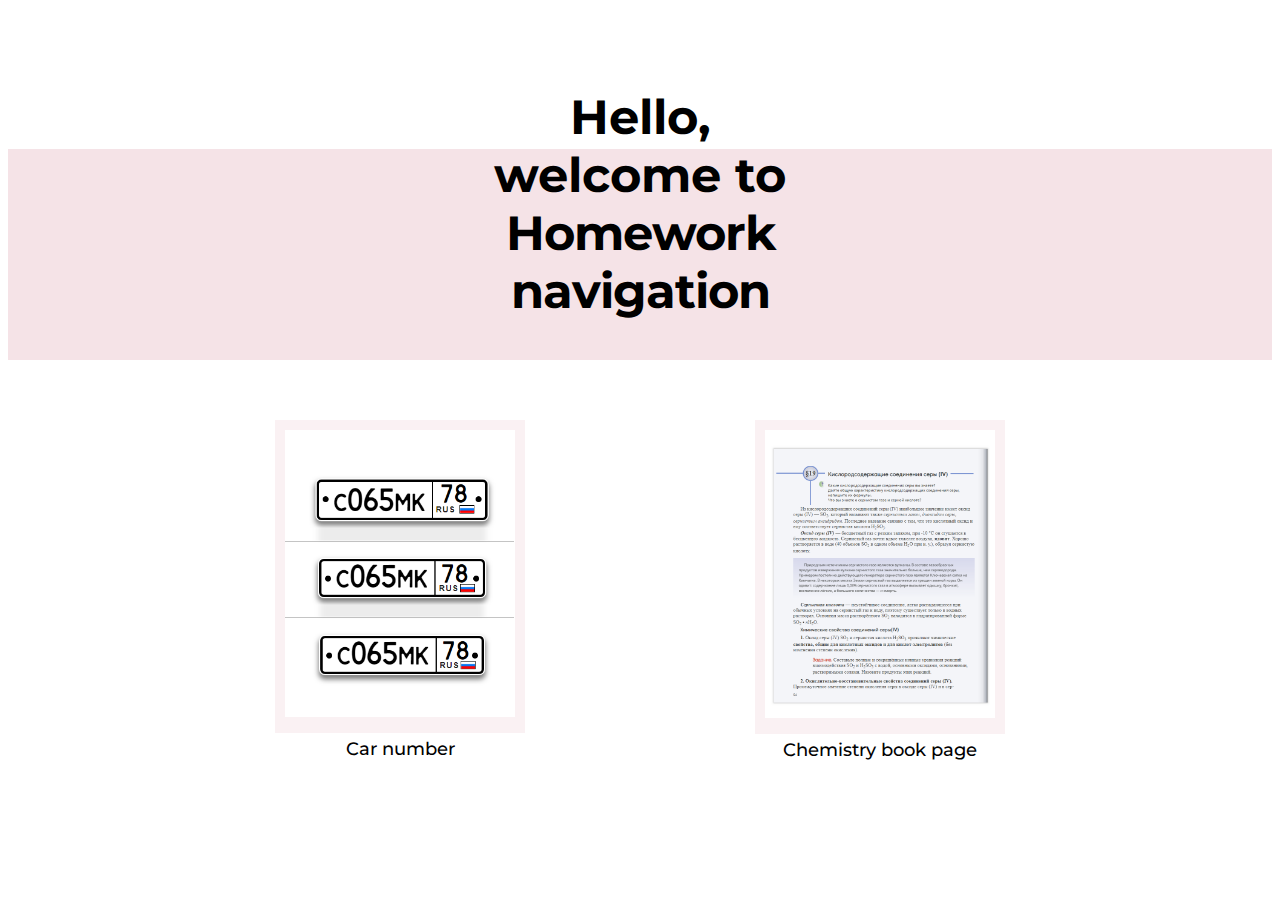
<file: index.html>
<!DOCTYPE html>
<html>
<head lang="en">
    <meta charset="UTF-8">
    <title>Номерной знак</title>
    <link href="https://fonts.googleapis.com/css?family=Montserrat:300,500,700&amp;subset=cyrillic" rel="stylesheet">
    <style>
        html {
            height: 100%;
        }
        * {
            box-sizing: border-box;
        }
        body {
            height: 100px;
            font-family: 'Montserrat', sans-serif;
            font-size: 24px;
            font-weight: 500;
        }
        .wrapper {
            max-width: 960px;
            margin: 0 auto;
            text-align: center;
        }
        header {
            background: linear-gradient(to bottom, #ffffff 0, #ffffff 40%, #F5E3E7 40%, #F5E3E7 100%);
        }
        main {
            padding: 60px 30px;
        }
        a, a:active {
            text-decoration: none;
            color: #000000;
        }
        ul {
            margin: 0;
            padding: 0;
            list-style: none;
        }
        h1 {
            width: 300px;
            margin: 0 auto;
            padding: 80px 0 40px;
        }
        h1 span {
            letter-spacing: -1px;
        }
        .hw-list {
            display: flex;
            flex-direction: row;
            justify-content: space-around;
        }
        .hw-item {
            width: 250px;
        }
        .hw-item a {
            display: inline-block;
        }
        .item-preview {
            width: 100%;
            /* height: 260px; */
        }
        .item-title {
            padding: 5px 10px 0;
            font-size: 18px;
        }
        .img-container {
            padding: 10px;
            background: rgba(245, 227, 231, .5);
        }
        .hw-item:hover .img-container {
            padding: 18px;
            background: rgba(245, 227, 231, 1);
        }
        .hw-item:hover .item-title {
            font-weight: 700;
        }
        .hw-item:hover *{
            transition-timing-function: ease-out;
            transition: .15s;
        }

    </style>
</head>
<body>
    <header>
        <div class="wrapper">
            <h1 class="title">
                Hello, welcome to <span>Homework navigation</span>
            </h1>
        </div>
    </header>
    <main>
        <div class="wrapper">
            <nav>
                <ul class="hw-list">
                    <li class="hw-item">
                        <a href="hw_1.html">
                            <div class="img-container">
                                <img class="item-preview" src="img/hw_1_preview.png" alt="homework#1 preview"/>
                            </div>
                            <div class="item-title">Car number</div>
                        </a>
                    </li>
                    <li class="hw-item">
                        <a href="page94.html">
                            <div class="img-container">
                                <img class="item-preview" src="img/hw_2_preview.png" alt="homework#2 preview"/>
                            </div>
                            <div class="item-title">Chemistry book page</div>
                        </a>
                    </li>
                </ul>
            </nav>
        </div>
    </main>
    <footer>

    </footer>

</body>
</html>
</file>
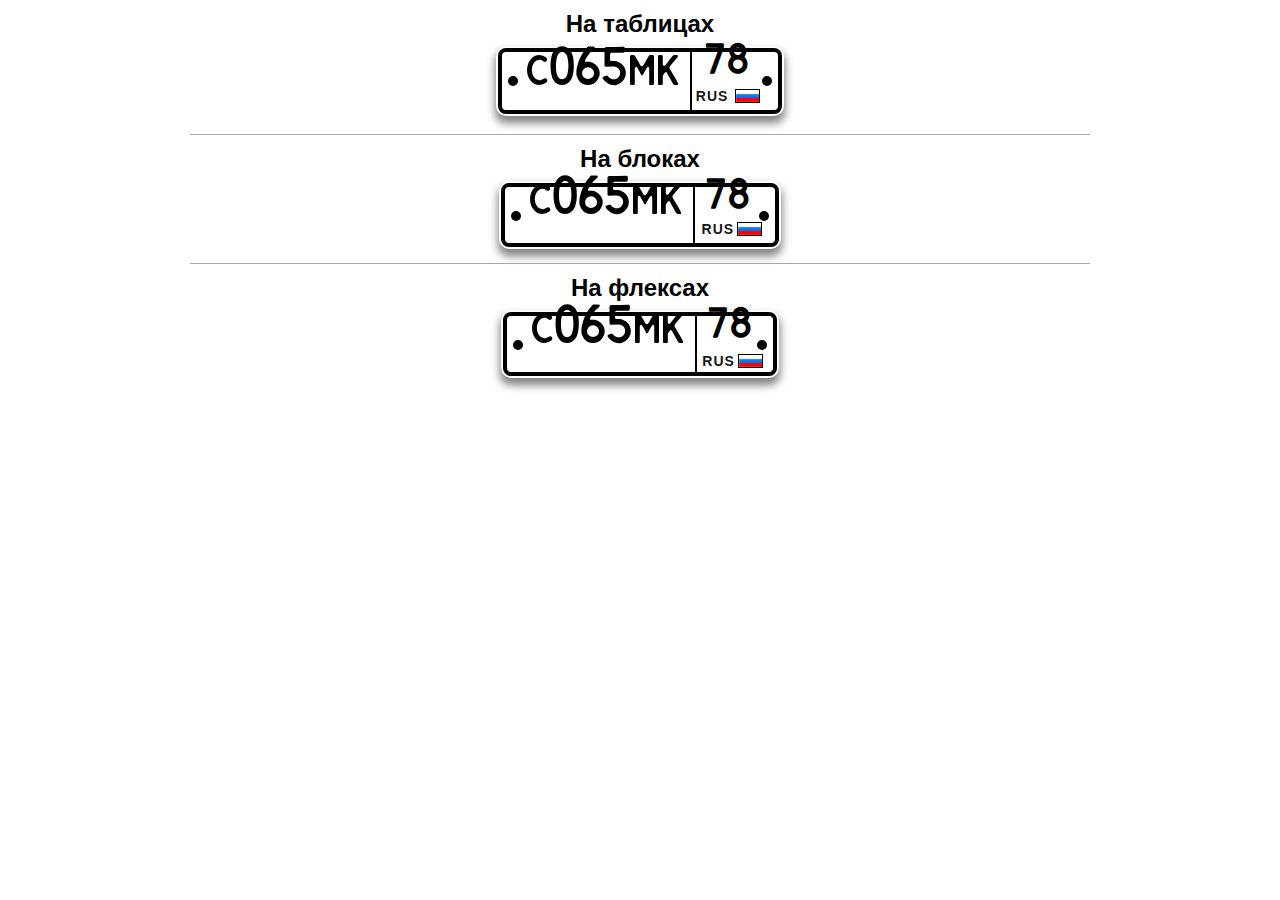
<file: hw_1.html>
<!DOCTYPE html>
<html>
<head lang="en">
    <meta charset="UTF-8">
    <title>Номерной знак</title>
    <link rel="stylesheet" href="css/hw_1.css"/>
</head>
<body>

    <div class="wrapper">
        <section>
            <h2 class="title">
                На таблицах
            </h2>

            <div class="table-border">
                <table class="table reg-number">
                    <td class="series fontFix">
                        С<span class="number">065</span>МК
                    </td>
                    <td class="code">
                        <table>
                            <tr class="reg-code">
                                <td colspan="2" class="fontFix">78</td>
                            </tr>
                            <tr class="country">
                                <td><span class="name">rus</span></td>
                                <td class="flag-cell"><img class="flag" src="img/flag.png" alt=""/></td>
                            </tr>
                        </table>
                    </td>
                </table>
            </div>
        </section>



        <section>
            <h2 class="title">
                На блоках
            </h2>

            <div class="reg-number block">
                <div class="series fontFix">
                    <span>С<span class="number">065</span>МК</span>
                </div>
                <div class="code">
                    <div class="reg-code fontFix">78</div>
                    <div class="country">
                        <div class="name">rus</div>
                        <img class="flag" src="img/flag.png" alt=""/>
                    </div>
                </div>
                <div class="clearfix"></div>
            </div>
        </section>


        <section>
            <h2 class="title">
                На флексах
            </h2>

            <div class="reg-number flex-box">
                <div class="series fontFix">
                    <span>С<span class="number">065</span>МК</span>
                </div>
                <div class="code">
                    <div class="reg-code fontFix">78</div>
                    <div class="country">
                        <div class="name">rus</div>
                        <img class="flag" src="img/flag.png" alt=""/>
                    </div>
                </div>
            </div>
        </section>
    </div>


</body>
</html>
</file>
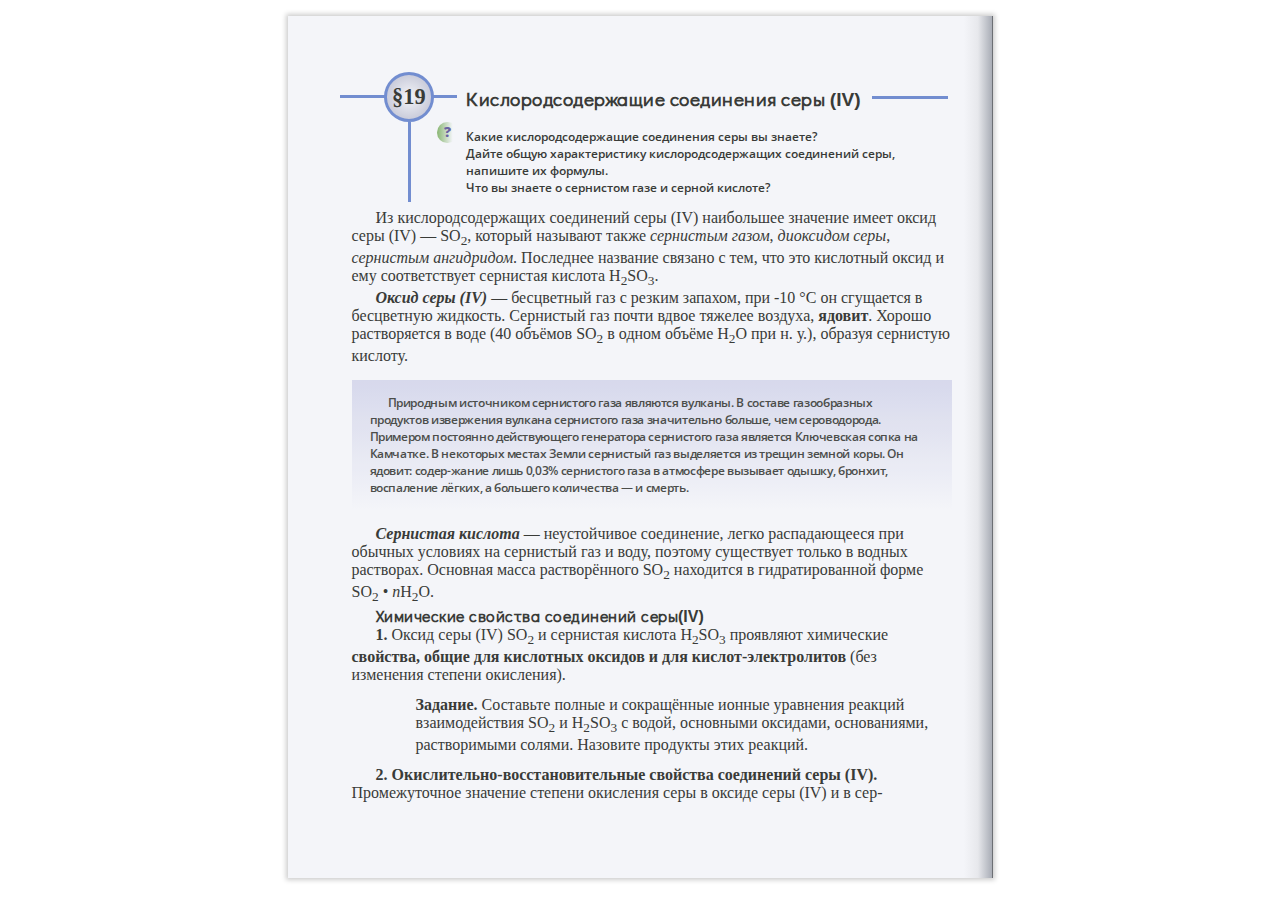
<file: page.html>
<!DOCTYPE html>
<html>
    <head lang="en">
    <meta charset="UTF-8">
    <title>Кислосодержащее соединение серы (IV)</title>
    <link rel="stylesheet" href="css/page-style.css"/>
    <link href="https://fonts.googleapis.com/css?family=Didact+Gothic|Open+Sans:400,600,800" rel="stylesheet">
</head>
<body>

<div class="article">
    <header class="header">
        <div class="paragraph-container">
            <div class="paragraph">§19 </div>
        </div>

        <div class="header-content">
            <h1>
                <span class="article-name">Кислородсодержащие соединения серы </span>(IV)
            </h1>

            <p class="note">Какие кислородсодержащие соединения серы вы знаете? <br/> Дайте общую характеристику кислородсодержащих соединений серы, напишите их формулы. <br/>
                Что вы знаете о сернистом газе и серной кислоте?</p>
        </div>
    </header>
    <main class="content">
        <p>
            Из кислородсодержащих соединений серы (IV) наибольшее значение имеет оксид серы (IV) — SO<sub>2</sub>, который называют также <i>сернистым газом</i>, <i>диоксидом серы</i>,
            <i>сернистым ангидридом</i>. Последнее название связано с тем, что это кислотный оксид и ему соответствует сернистая кислота H<sub>2</sub>SO<sub>3</sub>.
        </p>

        <p>
            <strong class="description">Оксид серы (IV)</strong> — бесцветный газ с резким запахом, при -10 °С он сгущается в бесцветную жидкость. Сернистый газ почти вдвое тяжелее воздуха, <b>ядовит</b>.
            Хорошо растворяется в воде (40 объёмов SO<sub>2</sub> в одном объёме Н<sub>2</sub>О при н. у.), образуя сернистую кислоту.
        </p>

        <p class="note">
            Природным источником сернистого газа являются вулканы. В составе газообразных продуктов извержения вулкана сернистого газа значительно больше, чем сероводорода.
            Примером постоянно действующего генератора сернистого газа является Ключевская сопка на Камчатке. В некоторых местах Земли сернистый газ выделяется из трещин земной коры.
            Он ядовит: содер-жание лишь 0,03% сернистого газа в атмосфере вызывает одышку, бронхит, воспаление лёгких, а большего количества — и смерть.
        </p>


        <p>
            <strong class="description">Сернистая кислота</strong> — неустойчивое соединение, легко распадающееся при обычных условиях на сернистый газ и воду, поэтому существует только в водных растворах.
            Основная масса растворённого SO<sub>2</sub> находится в гидратированной форме SO<sub>2</sub> • <i>n</i>H<sub>2</sub>О.
        </p>

        <h2>
            <span class="article-name">Химические свойства соединений серы</span>(IV)
        </h2>
        <ul>
            <li><span>1.</span>
                Оксид серы (IV) SO<sub>2</sub> и сернистая кислота H<sub>2</sub>SO<sub>3</sub> проявляют химические <b>свойства, общие для кислотных оксидов и для кислот-электролитов</b>
                (без изменения степени окисления).
                <p class="exercise-block">
                    <strong class="exercise-title">Задание.</strong>
                    Составьте полные и сокращённые ионные уравнения реакций взаимодействия SO<sub>2</sub> и H<sub>2</sub>SO<sub>3</sub> с водой, основными оксидами, основаниями, растворимыми солями. Назовите продукты этих реакций.
                </p>
            </li>
            <li><span>2.</span>
                <h3>Окислительно-восстановительные свойства соединений серы (IV).</h3>
                Промежуточное значение степени окисления серы в оксиде серы (IV) и в сер-
            </li>
        </ul>
    </main>
</div>
</body>
</html>
</file>
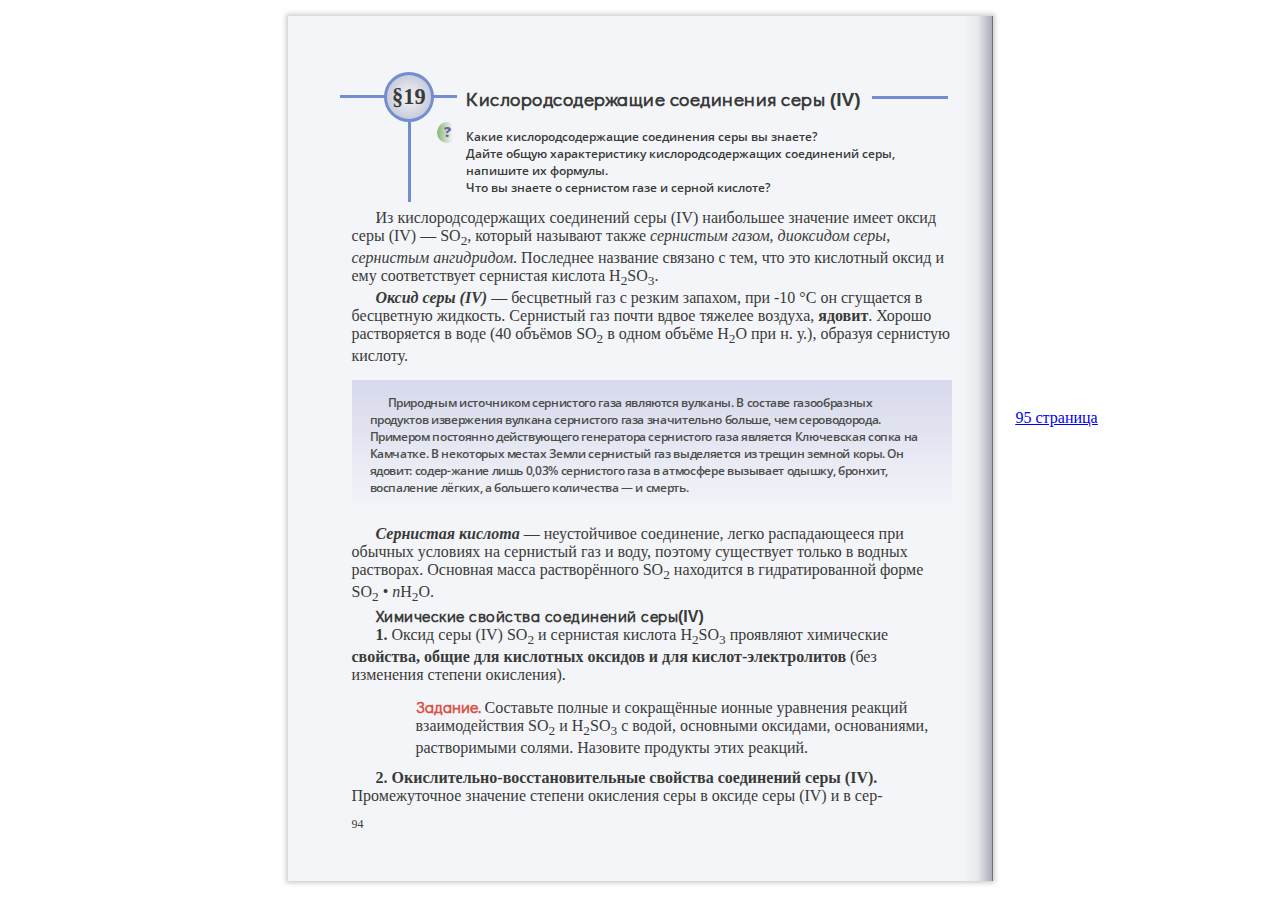
<file: page94.html>
<!DOCTYPE html>
<html>
    <head lang="en">
    <meta charset="UTF-8">
    <meta name="viewport" content="width=device-width, initial-scale=1.0">
    <title>Кислосодержащее соединение серы (IV)</title>
    <link rel="stylesheet" href="css/page-style.css"/>
    <link href="https://fonts.googleapis.com/css?family=Didact+Gothic|Open+Sans:400,600,800" rel="stylesheet">
</head>
<body>
    <div class="article first-page">
        <nav>
            <ul>
                <li><a href="page95.html">95 страница</a></li>
            </ul>
        </nav>
        <header class="header">
            <div class="paragraph-container">
                <div class="paragraph">§19 </div>
            </div>

            <div class="header-content">
                <h1>
                    <span class="article-name">Кислородсодержащие соединения серы </span>(IV)
                </h1>

                <p class="note">Какие кислородсодержащие соединения серы вы знаете? <br/> Дайте общую характеристику кислородсодержащих соединений серы, напишите их формулы. <br/>
                    Что вы знаете о сернистом газе и серной кислоте?</p>
            </div>
        </header>
        <div class="main content">
            <p>
                Из кислородсодержащих соединений серы (IV) наибольшее значение имеет оксид серы (IV) — SO<sub>2</sub>, который называют также <i>сернистым газом</i>, <i>диоксидом серы</i>,
                <i>сернистым ангидридом</i>. Последнее название связано с тем, что это кислотный оксид и ему соответствует сернистая кислота H<sub>2</sub>SO<sub>3</sub>.
            </p>

            <p>
                <strong class="description">Оксид серы (IV)</strong> — бесцветный газ с резким запахом, при -10 °С он сгущается в бесцветную жидкость. Сернистый газ почти вдвое тяжелее воздуха, <b>ядовит</b>.
                Хорошо растворяется в воде (40 объёмов SO<sub>2</sub> в одном объёме Н<sub>2</sub>О при н. у.), образуя сернистую кислоту.
            </p>

            <p class="note">
                Природным источником сернистого газа являются вулканы. В составе газообразных продуктов извержения вулкана сернистого газа значительно больше, чем сероводорода.
                Примером постоянно действующего генератора сернистого газа является Ключевская сопка на Камчатке. В некоторых местах Земли сернистый газ выделяется из трещин земной коры.
                Он ядовит: содер-жание лишь 0,03% сернистого газа в атмосфере вызывает одышку, бронхит, воспаление лёгких, а большего количества — и смерть.
            </p>


            <p>
                <strong class="description">Сернистая кислота</strong> — неустойчивое соединение, легко распадающееся при обычных условиях на сернистый газ и воду, поэтому существует только в водных растворах.
                Основная масса растворённого SO<sub>2</sub> находится в гидратированной форме SO<sub>2</sub> • <i>n</i>H<sub>2</sub>О.
            </p>

            <h2>
                <span class="article-name">Химические свойства соединений серы</span>(IV)
            </h2>
            <ul>
                <li><span>1.</span>
                    Оксид серы (IV) SO<sub>2</sub> и сернистая кислота H<sub>2</sub>SO<sub>3</sub> проявляют химические <b>свойства, общие для кислотных оксидов и для кислот-электролитов</b>
                    (без изменения степени окисления).
                    <p class="exercise-block">
                        <strong class="highlight-title">Задание.</strong>
                        Составьте полные и сокращённые ионные уравнения реакций взаимодействия SO<sub>2</sub> и H<sub>2</sub>SO<sub>3</sub> с водой, основными оксидами, основаниями, растворимыми солями. Назовите продукты этих реакций.
                    </p>
                </li>
                <li><span>2.</span>
                    <h3>Окислительно-восстановительные свойства соединений серы (IV).</h3>
                    Промежуточное значение степени окисления серы в оксиде серы (IV) и в сер-
                </li>
            </ul>
        </div>
    </div>
</body>
</html>
</file>
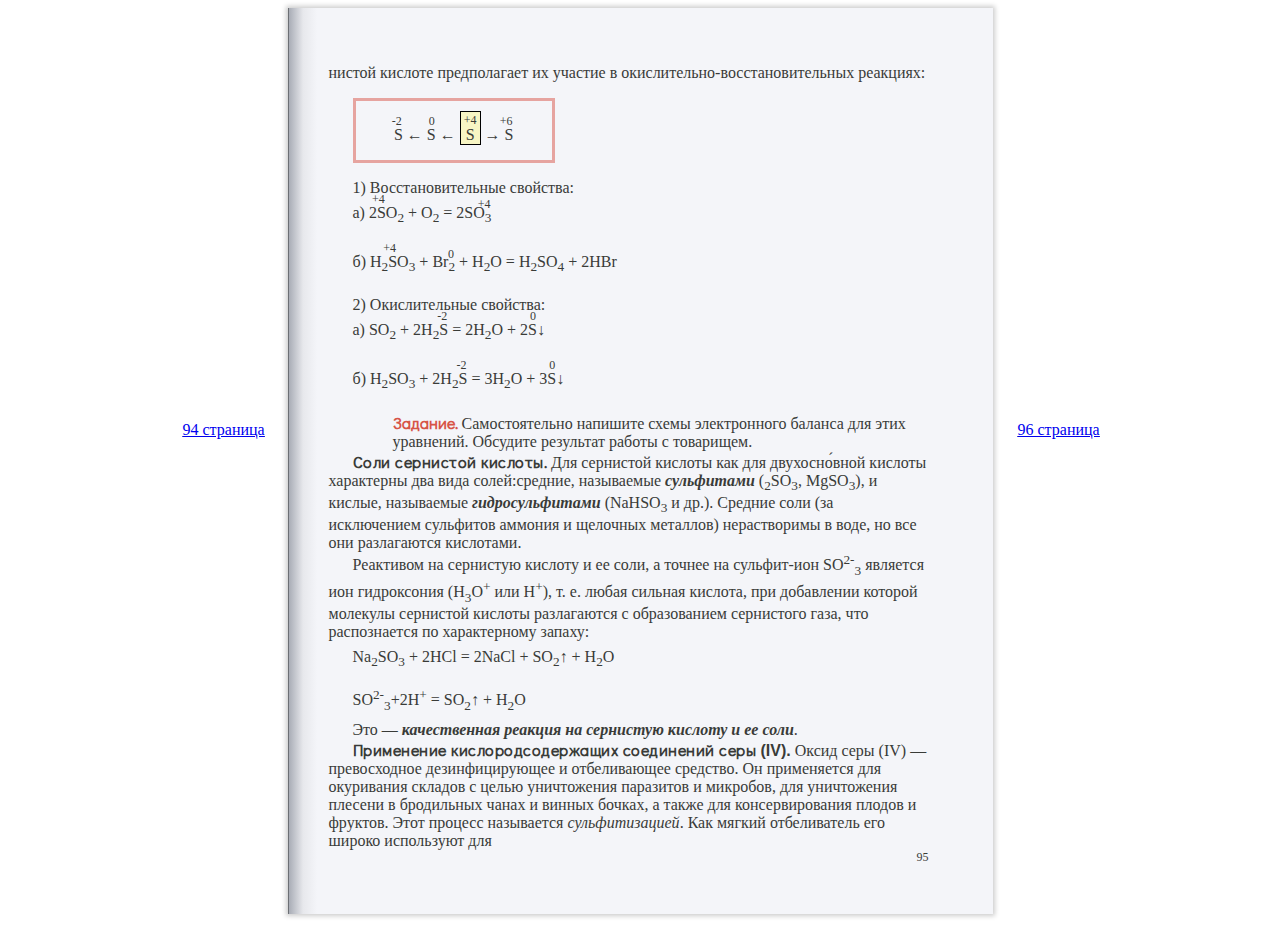
<file: page95.html>
<!DOCTYPE html>
<html>
    <head lang="en">
    <meta charset="UTF-8">
    <meta name="viewport" content="width=device-width, initial-scale=1.0">
    <title>Кислосодержащее соединение серы (IV)</title>
    <link rel="stylesheet" href="css/page-style.css"/>
    <link href="https://fonts.googleapis.com/css?family=Didact+Gothic|Open+Sans:400,600,800" rel="stylesheet">
</head>
<body>


    <div class="second-page article">
        <nav>
            <ul>
                <li><a href="page94.html">94 страница</a></li>
                <li><a href="page96.html">96 страница</a></li>
            </ul>
        </nav>

        <div class="main content">
            <p>нистой кислоте предполагает их участие в окислительно-восстановительных реакциях:</p>

            <div class="framed">
                <p class="equation">
                    <span class="superscript two">S</span> ← <span class="superscript zero">S</span> ← <span class="superscript four filled">S</span> → <span class="superscript six">S</span>
                </p>

            </div>

            <ul>
                <li>
                    1) Восстановительные свойства:
                    <ul>
                        <li class="equation">
                            a) 2<span class="superscript four">S</span>O<sub>2</sub> + O<sub>2</sub> = 2S<span class="superscript four">O<sub>3</sub></span>
                        </li>
                        <li class="equation">
                            б) H<sub>2</sub><span class="superscript four">S</span>O<sub>3</sub> + <span class="superscript zero">Br<sub>2</sub></span> + H<sub>2</sub>O = H<sub>2</sub>SO<sub>4</sub> + 2HBr
                        </li>
                    </ul>
                </li>
                <li>
                    2) Окислительные свойства:
                    <ul>
                        <li class="equation">
                            a) SO<sub>2</sub> + 2H<sub>2</sub><span class="superscript two">S</span> = 2H<sub>2</sub>O + 2<span class="superscript zero">S</span>↓
                        </li>
                        <li class="equation">
                            б) H<sub>2</sub>SO<sub>3</sub> + 2H<sub>2</sub><span class="superscript two">S</span> = 3H<sub>2</sub>O + 3<span class="superscript zero">S</span>↓
                        </li>
                    </ul>
                </li>
            </ul>
            <p class="exercise-block">
                <strong class="highlight-title">Задание.</strong>
                Самостоятельно напишите схемы электронного баланса для этих уравнений. Обсудите результат работы с товарищем.
            </p>


            <p>
                <h2><span class="article-name">Соли сернистой кислоты.</span></h2> Для сернистой кислоты как для двухосно́вной кислоты характерны два вида солей:средние, называемые<strong class="description"> сульфитами</strong> (<sub>2</sub>SO<sub>3</sub>, MgSO<sub>3</sub>),
                и кислые, называемые <strong class="description">гидросульфитами</strong> (NaHSO<sub>3</sub> и др.). Средние соли (за исключением сульфитов аммония и щелочных металлов) нерастворимы в воде, но все они разлагаются кислотами.
            </p>


            <p>Реактивом на сернистую кислоту и ее соли, а точнее на сульфит-ион SO<sup>2-</sup><sub>3</sub> является ион гидроксония (Н<sub>3</sub>O<sup>+</sup> или Н<sup>+</sup>),
                т. е. любая сильная кислота, при добавлении которой молекулы сернистой кислоты разлагаются с образованием сернистого газа, что распознается по характерному запаху:</p>

            <p class="equation">Na<sub>2</sub>SO<sub>3</sub> + 2НСl = 2NaCl + SO<sub>2</sub>↑ + Н<sub>2</sub>O</p>

            <p class="equation">SO<sup>2-</sup><sub>3</sub>+2H<sup>+</sup> = SO<sub>2</sub>↑ + Н<sub>2</sub>O</p>

            <p>Это — <strong class="description">качественная реакция на сернистую кислоту и ее соли</strong>.</p>

            <p><h2><span class="article-name">Применение кислородсодержащих соединений серы </span>(IV).</h2> Оксид серы (IV) — превосходное дезинфицирующее и отбеливающее средство.
            Он применяется для окуривания складов с целью уничтожения паразитов и микробов, для уничтожения плесени в бродильных чанах и винных бочках, а также для консервирования плодов и фруктов.
            Этот процесс называется <i>сульфитизацией</i>. Как мягкий отбеливатель его широко используют для</p>



        </div>
    </div>


</body>
</html>
</file>
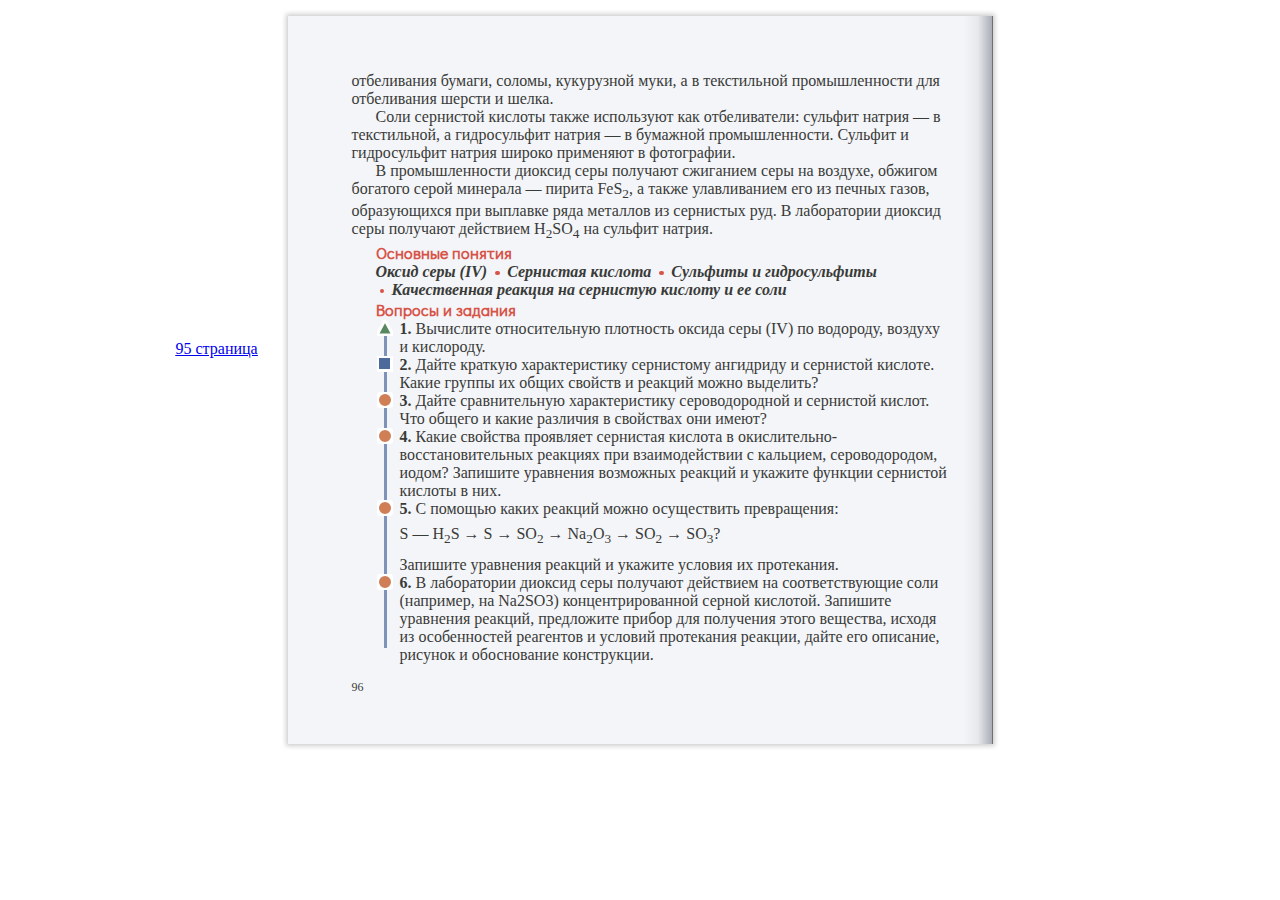
<file: page96.html>
<!DOCTYPE html>
<html>
    <head lang="en">
    <meta charset="UTF-8">
    <meta name="viewport" content="width=device-width, initial-scale=1.0">
    <title>Кислосодержащее соединение серы (IV)</title>
    <link rel="stylesheet" href="css/page-style.css"/>
    <link href="https://fonts.googleapis.com/css?family=Didact+Gothic|Open+Sans:400,600,800" rel="stylesheet">
</head>
<body>

    <div class="third-page article">
        <nav>
            <ul>
                <li><a href="page95.html">95 страница</a></li>
            </ul>
        </nav>
        <div class="main content">
            <p>отбеливания бумаги, соломы, кукурузной муки, а в текстильной промышленности для отбеливания шерсти и шелка.</p>

            <p>Соли сернистой кислоты также используют как отбеливатели: сульфит натрия — в текстильной, а гидросульфит натрия — в бумажной промышленности.
                Сульфит и гидросульфит натрия широко применяют в фотографии.</p>

            <p>В промышленности диоксид серы получают сжиганием серы на воздухе, обжигом богатого серой минерала — пирита FeS<sub>2</sub>, а также улавливанием его из печных газов,
                образующихся при выплавке ряда металлов из сернистых руд. В лаборатории диоксид серы получают действием H<sub>2</sub>SO<sub>4</sub> на сульфит натрия.</p>


            <div class="conclusion">
                <strong class="highlight-title">Основные понятия</strong>

                <ul class="inline-list">
                    <li>Оксид серы (IV)</li>
                    <li>Сернистая кислота</li>
                    <li>Сульфиты и гидросульфиты</li>
                    <li>Качественная реакция на сернистую кислоту и ее соли</li>
                </ul>

                <strong class="highlight-title">Вопросы и задания</strong>

                <ul class="highlight-list">
                    <li class="triangle"><span>1.</span> Вычислите относительную плотность оксида серы (IV) по водороду, воздуху и кислороду.</li>
                    <li class="square"><span>2.</span> Дайте краткую характеристику сернистому ангидриду и сернистой кислоте. Какие группы их общих свойств и реакций можно выделить?</li>
                    <li class="circle"><span>3.</span> Дайте сравнительную характеристику сероводородной и сернистой кислот. Что общего и какие различия в свойствах они имеют?</li>
                    <li class="circle"><span>4.</span> Какие свойства проявляет сернистая кислота в окислительно-восстановительных реакциях при взаимодействии с кальцием, сероводородом, иодом?
                        Запишите уравнения возможных реакций и укажите функции сернистой кислоты в них.</li>
                    <li class="circle"><span>5.</span> С помощью каких реакций можно осуществить превращения:
                        <div class="equation">S — H<sub>2</sub>S → S → SO<sub>2</sub> → Na<sub>2</sub>O<sub>3</sub> → SO<sub>2</sub> → SO<sub>3</sub>?</div>
                        Запишите уравнения реакций и укажите условия их протекания.
                    </li>
                    <li class="circle"><span>6.</span> В лаборатории диоксид серы получают действием на соответствующие соли (например, на Na2SO3) концентрированной серной кислотой. Запишите уравнения реакций,
                        предложите прибор для получения этого вещества, исходя из особенностей реагентов и условий протекания реакции, дайте его описание, рисунок и обоснование конструкции.</li>
                </ul>
            </div>
        </div>
    </div>


</body>
</html>
</file>
<file: css/hw_1.css>
/* Общие стили */

@font-face {
    font-family: 'RoadNumbers';  /* нужно нормально подключить шрифт */
    font-weight: normal;
    font-style: normal;
    src: url('../fonts/RoadNumbersCyr.woff2') format('woff2'),
         url('../fonts/RoadNumbersCyr.woff') format('woff');
}

body {
    font-family: 'RoadNumbers';
    color: #000;
}

.wrapper {
    width: 900px;
    min-width: 320px;
    text-align: center;
    margin: 0 auto;
}

section {
    padding: 0 8px 16px;
    border-top: 1px solid #aaaaaa;
}

section:first-child {
    border: none;
}

.title {
    font-family: Arial, "Helvetica Neue", Helvetica, sans-serif;
    margin: 10px 0;
}

.reg-number {
    position: relative;
    height: 56px;
    border: 4px solid #000000;
    -webkit-border-radius: 8px;
    -moz-border-radius: 8px;
    border-radius: 8px;
    box-shadow: 0 0 0 2px #ffffff, 0 6px 8px 3px rgba(0, 0, 0, .5);
}

.reg-number:before, .reg-number:after {
    content: '';
    position: absolute;
    top: 24px;
    width: 10px;
    height: 10px;
    background: #000;
    -webkit-border-radius: 5px;
    -moz-border-radius: 5px;
    border-radius: 5px;
}

.reg-number:before {
    left: 6px;
}

.reg-number:after {
    right: 6px;
}

.series {
    font-size: 60px;
    padding: 0 10px 0 24px;
}

.code {
    padding-right: 15px;
}

.country {
    font-size: 0;
}

.country .name {
    position: relative;
    bottom: 2px;
    display: inline-block;
    margin-right: 3px;
    text-transform: uppercase;
    font-family: 'Arial';
    font-size: 14px;
    font-weight: bold;
    letter-spacing: 1px;
    opacity: .9;
}

.reg-code {
    font-size: 48px;
    letter-spacing: 3px;
}

.flag {
    display: inline-block;
    width: auto;
    height: 12px;
    border: 1px solid #000000;
}

.fontFix:before {
    display: block;
    content: '';
    height: 0;
    width: 100%;
    margin-top: -0.26em;
}


/* Cтили табличной верстки */

.table {
    margin: 0;
    border-collapse: collapse;
    border: none;
    box-shadow: none;
}

.table .fontFix:before {
    margin-top: -0.36em;
}

.table-border {
    display: inline-block;
    border: 4px solid #000000;;
    -webkit-border-radius: 8px;
    -moz-border-radius: 8px;
    border-radius: 8px;
    box-shadow: 0 0 0 2px #ffffff, 0 6px 8px 3px rgba(0, 0, 0, .5);

}

.table .series {
    border-right: 2px solid #000000;
    height: 50px;
}

.table .country {
    vertical-align: baseline;
}


/* Cтили блочной верстки */

.block {
    width: 270px;
    margin: 0 auto;
}

.block .series {
    float: left;
    height: 100%;
}

.block .code {
    float: right;
}

.block .country {
    position: relative;
    top: 2px;
    left: 2px;
}

.clearfix {
    height: 0;
    clear: both;
}

/* Cтили для flex'ов */

.flex-box {
    display: -webkit-inline-flex;
    display: inline-flex;
}

.flex-box>div {
    align-items: center;
}

.flex-box .reg-code {
    position: relative;
    right: 4px;
}

.flex-box .code {
    display: flex;
    flex-flow: column;
    justify-content: space-between;
    padding-right: 0;
}

.flex-box .country {
    padding: 1px 10px 1px 5px;
}

.block .series, .flex-box .series {
    border-right: 2px solid #000;
}
</file>
<file: css/page-style.css>
body {
    font-family: "Times New Roman";
    font-size: 16px;
    color: #393b38;
}

.article {
    position: relative;
    max-width: 600px;
    min-width: 320px;
    margin: 1em auto 0;
    padding: 3.5em 2.5em 4em 4em;
    background: #f2f1f6;
    background: linear-gradient(to right, #f4f5f9 0, #f4f5f9 96%, #e7e8ec 98%, #a9adb6 100%);
    border-right: .1em solid #6c6f74;
    box-shadow: 0 0 .3em .1em rgba(0,0, 0, .2);
}



h1, h2, h3 {
    margin: 0;
    padding: 0;
    font-family: "Arial", sans-serif;
}

h2 {
    display: inline-block;
}

p {
    margin: 0;
    padding: 0;
    text-indent: 1.5em;
}

.second-page  .main p:first-child, .third-page  .main p:first-child {
    text-indent: 0;
}

.article.second-page {
    margin: 0 auto 1em;
    padding: 3.5em 4em 4em 2.5em;
    background: linear-gradient(to left, #f4f5f9 0, #f4f5f9 96%, #e7e8ec 98%, #a9adb6 100%);
    border-right: none;
    border-left: .1em solid #6c6f74;
}

.header {
    position: relative;
    display: flex;
}

.paragraph-container {
    margin: 0 1.5em 0 2em;
}

.paragraph {
    display: inline-block;
    padding: .4em .25em;
    font-family: "Times New Roman";
    font-size: 1.4em;
    font-weight: bold;
    background: radial-gradient(#f4f5f9, rgb(185, 187, 206));
    border: 3px solid #728dd0;
    -webkit-border-radius: 50%;
    -moz-border-radius: 50%;
    border-radius: 50%;
}

.paragraph:before, .paragraph:after,
.header-content:before, .header-content:after {
    content: '';
    position: absolute;
    top: 1.025em;
    display: block;
    height: 3px;
    background: #728dd0;
}

.paragraph:before {
    left: -.5em;
    width: 2em;
}

.paragraph:after {
    width: 1.1em;
    left: 3.6em;
}

.header-content:before {
    width: 3px;
    height: 5em;
    top: 3.1em;
    left: 3.5em;
}

.header-content:after {
    width: 4.75em;
    top: 1.5em;
    right: .25em;
}

.header-content {
    margin-left: .5em;
}

.header-content h1 {
    margin-top: .75em;
    font-size: 1.2em;
}

.article-name {
    font-family: 'Didact Gothic', sans-serif;
    letter-spacing: .5px;
}

.header-content p {
    position: relative;
    margin: 1.5em 0 1em;
    text-indent: inherit;
    font-size: .75em;
    line-height: 140%;
    font-family: 'Open Sans', sans-serif;
    font-weight: 600;
}

.header-content p:before {
    content: '?';
    position: absolute;
    top: -.5em;
    left: -2em;
    display: block;
    padding: .15em .475em;
    font-family: 'Open Sans', sans-serif;
    font-size: 1.2em;
    font-weight: 800;
    color: #6963a1;
    background: linear-gradient(to right, rgba(137, 182, 115, 1) 0, rgba(137, 182, 115, 0) 75%);
    border-radius: 50%;
    
}

strong.description {
    font-style: italic;
}

.note {
    font-family: Arial, sans-serif;
}

ul {
    margin: 0;
    padding: 0;
    list-style: none;
}

li {
    margin-bottom: .75em;
    text-indent: 1.5em;
}

li>span {
    font-weight: bold;
}

li h3 {
    display: inline;
    font-family: "Times New Roman";
    font-size: 1em;
}

.content .note {
    margin: 1.2em 0;
    padding: 1.2em 1.5em;
    font-family: 'Open Sans', sans-serif;
    font-size: .75em;
    font-weight: 600;
    opacity: .9;
    letter-spacing: -.35px;
    background: linear-gradient(to bottom, rgba(212, 214, 235, 1),rgba(212, 214, 235, 0));
}

.content h2 {
    text-indent: 1.5em;
    font-size: 1em;
}

.exercise-block {
    margin: .75em 0 0 4em;
    text-indent: 0;
}

.highlight-title {
    font-family: 'Didact Gothic', sans-serif;
    color: #d75448;
}

.highlight-list {
    position: relative;
    margin-left: 1.5em;
    margin-bottom: 1em;
}

.highlight-list li {
    position: relative;
    margin-bottom: 0;
    text-indent: initial;
}

.highlight-list li:before {
    content: '';
    display: block;
    position: absolute;
    left: -1.425em;
    width: 1em;
    height: 1em;
    background-size: 1.5em;
}

.highlight-list li.triangle:before {
    background: url(../img/svg/triangle.svg);
}

.highlight-list li.square:before {
    background: url(../img/svg/square.svg);
}

.highlight-list li.circle:before {
    background: url(../img/svg/circle.svg);
}

.highlight-list:before {
    content: '';
    position: absolute;
    left: -1em;
    width: .2em;
    height: 20.5em;
    background: #7d93b8;
}

.inline-list li {
    position: relative;
    display: inline-block;
    margin: 0;
    padding: 0;
    padding-left: 1em;
    text-indent: initial;
    font-weight: bold;
    font-style: italic;
}

.inline-list li:first-child {
    padding-left: 0;
}

.inline-list li:not(:first-child):before {
    content: '';
    position: absolute;
    top: .45em;
    left: .25em;
    width: .3em;
    height: .3em;
    background: rgba(215, 84, 72, 1);
    -webkit-border-radius: 50%;
    -moz-border-radius: 50%;
    border-radius: 50%;
}



.main {
    position: relative;
}

.main:after {
    content: '94';
    position: absolute;
    font-size: .75em;
}

.second-page .main:after {
    content: '95';
    right: 0;
}

.third-page .main:after {
    content: '96';
}

@media screen and (max-width: 720px) {
    .article {
        padding: 1em;
    }
    .paragraph:before {
        left: -.5em;
        width: 2em;
    }
    .header-content:before {
        left: 3.5em;
    }
    .header-content:after {
        display: none;
    }
}

@media screen and (max-width: 560px) {
    .paragraph-container {
        margin: 0 .5em 0 1em;
    }
    .paragraph:before {
        left: -0.25em;
        width: 1em;
    }
    .paragraph:after {
        width: .4em;
        left: 3em;
    }
    .header-content:before {
        display: none;
    }
    .header-content p {
        margin: 1em auto .75em;
    }
    .header-content p:before {
        top: 0em;
    }
}

nav {
    position: absolute;
    top: 50%;
    margin-top: -40px;
}

nav li {
    position: absolute;
    left: 640px;
    text-decoration: underline;
    white-space: nowrap;
}

.second-page nav li:first-child {
    left: -170px;
}

.second-page nav li:nth-child(2) {
    left: 665px;
}

.third-page nav li {
    left: -200px;
}

.superscript {
    position: relative;
    display: inline-block;
    text-indent: initial;
    font-weight: normal;
}

.superscript:before {
    content: '0';
    position: absolute;
    bottom: 14px;
    right: 1px;
    font-size: 12px;
}

.superscript.one:before {
    content: '-1';
}

.superscript.two:before {
    content: '-2';
}

.superscript.four:before {
    content: '+4';
}

.superscript.six:before {
    content: '+6';
}

.equation {
    line-height: 200%;
}

.framed {
    display: inline-block;
    margin: 1em 1.5em;
    padding: .6em 2.4em;
    border: .2em solid rgba(215, 84, 72, .5);
}

.filled {
    padding: 14px 5px 0;
    background: #f7f5c4;
    border: 1px solid #000000;
    line-height: initial;
}

.superscript.filled:before {
    right: 3px;
    bottom: 16px;
}

.conclusion {
    margin-left: 1.5em;
}
</file>
